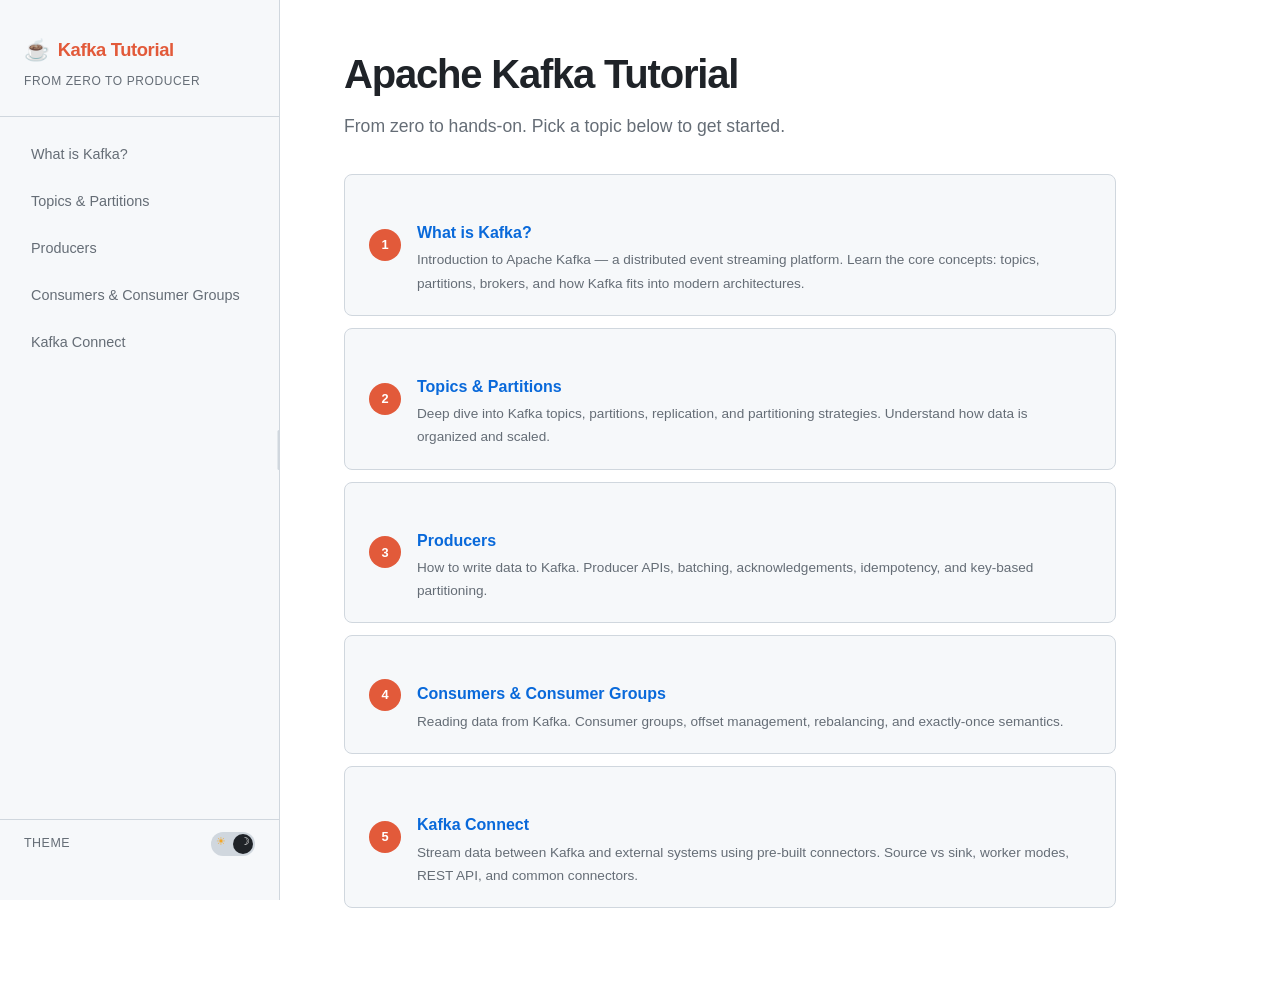
<file: index.html>
<!DOCTYPE html>
<html lang="en">
<head>
  <meta charset="UTF-8">
  <meta name="viewport" content="width=device-width, initial-scale=1.0">
  <title>Kafka Tutorial — From Zero to Producer</title>
  <link rel="stylesheet" href="assets/css/style.css">
  <link rel="icon" href="data:image/svg+xml,<svg xmlns='http://www.w3.org/2000/svg' viewBox='0 0 100 100'><text y='.9em' font-size='90'>☕</text></svg>">
</head>
<body>

  <!-- ── Sidebar ──────────────────────────────────────────── -->
  <aside class="sidebar">
    <div class="sidebar-inner">
      <div class="sidebar-header">
        <a href="index.html" style="text-decoration:none;"><h1>Kafka Tutorial</h1></a>
        <div class="subtitle">From Zero to Producer</div>
      </div>
      <nav id="sidebar-nav"></nav>
      <div class="theme-toggle-wrap">
        <span class="label">Theme</span>
        <button id="theme-toggle-btn" class="theme-toggle" onclick="window.toggleTheme()" aria-label="Toggle dark/light theme">
          <span class="icon icon-sun">☀</span>
          <span class="icon icon-moon">☽</span>
        </button>
      </div>
    </div>
    <div class="resize-handle" id="resize-handle"></div>
  </aside>

  <!-- ── Main Content ─────────────────────────────────────── -->
  <main class="main" id="main-content">
    <div class="landing">
      <h1>Apache Kafka Tutorial</h1>
      <p class="lead">Loading tutorials...</p>
    </div>
  </main>

  <script src="assets/js/main.js"></script>
</body>
</html>
</file>
<file: assets/css/style.css>
/* ── Reset & Base ──────────────────────────────────────────── */
*, *::before, *::after { box-sizing: border-box; margin: 0; padding: 0; }

:root {
  --bg:        #0f1117;
  --surface:   #1a1d27;
  --surface2:  #232740;
  --border:    #2d3154;
  --text:      #e1e3ed;
  --text-dim:  #8b8fa3;
  --accent:    #e25a3a;   /* Kafka orange */
  --accent2:   #2b9af3;   /* blue accent */
  --success:   #3fb950;
  --code-bg:   #161822;
  --radius:    8px;
  --sidebar-w: 280px;
}

/* ── Light Theme ──────────────────────────────────────────── */
[data-theme="light"] {
  --bg:        #ffffff;
  --surface:   #f6f8fa;
  --surface2:  #e8ecf0;
  --border:    #d0d7de;
  --text:      #1f2328;
  --text-dim:  #656d76;
  --accent:    #e25a3a;   /* Kafka orange */
  --accent2:   #0969da;   /* blue accent */
  --success:   #1a7f37;
  --code-bg:   #f1f3f5;
}

html { font-size: 16px; scroll-behavior: smooth; }
body {
  font-family: -apple-system, BlinkMacSystemFont, 'Segoe UI', Roboto, Oxygen, Ubuntu, sans-serif;
  background: var(--bg);
  color: var(--text);
  line-height: 1.7;
  display: flex;
  min-height: 100vh;
}

/* ── Sidebar ──────────────────────────────────────────────── */
.sidebar {
  width: var(--sidebar-w);
  background: var(--surface);
  border-right: 1px solid var(--border);
  padding: 2rem 0;
  position: fixed;
  top: 0; left: 0;
  height: 100vh;
  overflow-y: auto;
  z-index: 10;
}

.sidebar-header {
  padding: 0 1.5rem 1.5rem;
  border-bottom: 1px solid var(--border);
  margin-bottom: 1rem;
}

.sidebar-header h1 {
  font-size: 1.15rem;
  color: var(--accent);
  letter-spacing: -0.02em;
  display: flex;
  align-items: center;
  gap: 0.5rem;
}

.sidebar-header h1::before {
  content: "☕";
  font-size: 1.3rem;
}

.sidebar-header .subtitle {
  font-size: 0.75rem;
  color: var(--text-dim);
  margin-top: 0.25rem;
  text-transform: uppercase;
  letter-spacing: 0.05em;
}

/* ── Theme Toggle ─────────────────────────────────────────── */
.theme-toggle-wrap {
  display: flex;
  align-items: center;
  justify-content: space-between;
  padding: 0.75rem 1.5rem;
  border-top: 1px solid var(--border);
  margin-top: auto;
  position: absolute;
  bottom: 0;
  left: 0;
  right: 0;
  background: var(--surface);
  z-index: 5;
}

.theme-toggle-wrap .label {
  font-size: 0.78rem;
  color: var(--text-dim);
  text-transform: uppercase;
  letter-spacing: 0.04em;
}

.theme-toggle {
  position: relative;
  width: 44px;
  height: 24px;
  background: var(--border);
  border-radius: 12px;
  cursor: pointer;
  transition: background 0.3s;
  border: none;
  outline: none;
  flex-shrink: 0;
}

.theme-toggle::after {
  content: '';
  position: absolute;
  top: 2px;
  left: 2px;
  width: 20px;
  height: 20px;
  border-radius: 50%;
  background: var(--text);
  transition: transform 0.3s, background 0.3s;
}

.theme-toggle.light::after {
  transform: translateX(20px);
}

.theme-toggle .icon {
  position: absolute;
  top: 4px;
  font-size: 11px;
  line-height: 1;
  z-index: 1;
  pointer-events: none;
}

.theme-toggle .icon-sun {
  left: 5px;
  color: #fff;
}

.theme-toggle .icon-moon {
  right: 5px;
  color: #fff;
}

.theme-toggle.light .icon-sun { color: #f5a623; }
.theme-toggle:not(.light) .icon-moon { color: #9ec3ff; }

.sidebar-inner {
  display: flex;
  flex-direction: column;
  height: 100%;
  position: relative;
}

.sidebar nav {
  flex: 1;
  overflow-y: auto;
  padding-bottom: 3.5rem;
}

.sidebar nav { padding: 0 1rem; }

.tutorial-link {
  display: block;
  padding: 0.6rem 0.75rem;
  border-radius: var(--radius);
  color: var(--text-dim);
  text-decoration: none;
  font-size: 0.9rem;
  transition: all 0.15s;
  border-left: 3px solid transparent;
  margin-bottom: 0.2rem;
}

.tutorial-link:hover {
  background: var(--surface2);
  color: var(--text);
}

.tutorial-link.active {
  background: var(--surface2);
  color: var(--accent);
  border-left-color: var(--accent);
  font-weight: 600;
}

/* ── Main Content ─────────────────────────────────────────── */
.main {
  margin-left: var(--sidebar-w);
  flex: 1;
  min-width: 0;
  max-width: 900px;
  padding: 3rem 4rem 6rem;
}

.main h1 {
  font-size: 2rem;
  font-weight: 700;
  margin-bottom: 0.5rem;
  letter-spacing: -0.03em;
  line-height: 1.3;
}

.main h1 .badge {
  font-size: 0.7rem;
  background: var(--accent);
  color: #fff;
  padding: 0.15rem 0.6rem;
  border-radius: 4px;
  vertical-align: middle;
  margin-left: 0.5rem;
  font-weight: 600;
  letter-spacing: 0.03em;
}

.main h2 {
  font-size: 1.4rem;
  font-weight: 600;
  margin: 2rem 0 0.75rem;
  color: var(--accent2);
  letter-spacing: -0.02em;
}

.main h3 {
  font-size: 1.1rem;
  font-weight: 600;
  margin: 1.5rem 0 0.5rem;
}

.main p { margin-bottom: 1rem; }

.main ul, .main ol {
  margin: 0 0 1rem 1.5rem;
}

.main li { margin-bottom: 0.4rem; }

.main a {
  color: var(--accent2);
  text-decoration: none;
}

.main a:hover { text-decoration: underline; }

/* ── Code Blocks ──────────────────────────────────────────── */
pre {
  background: var(--code-bg);
  border: 1px solid var(--border);
  border-radius: var(--radius);
  padding: 1rem 1.25rem;
  overflow-x: auto;
  margin: 1.25rem 0;
  font-size: 0.85rem;
  line-height: 1.6;
  font-family: 'JetBrains Mono', 'Fira Code', 'Cascadia Code', Consolas, monospace;
}

code {
  font-family: 'JetBrains Mono', 'Fira Code', 'Cascadia Code', Consolas, monospace;
  background: var(--code-bg);
  padding: 0.15rem 0.4rem;
  border-radius: 4px;
  font-size: 0.85em;
}

pre code { background: none; padding: 0; border-radius: 0; }

/* ── Callout / Info Box ───────────────────────────────────── */
.callout {
  background: var(--surface2);
  border-left: 4px solid var(--accent2);
  padding: 1rem 1.25rem;
  border-radius: 0 var(--radius) var(--radius) 0;
  margin: 1.5rem 0;
  font-size: 0.92rem;
}

.callout.warn { border-left-color: #d29922; }
.callout.tip  { border-left-color: var(--success); }

.callout strong:first-child {
  display: block;
  margin-bottom: 0.25rem;
  text-transform: uppercase;
  font-size: 0.72rem;
  letter-spacing: 0.05em;
  color: var(--accent2);
}

.callout.warn strong:first-child { color: #d29922; }
.callout.tip strong:first-child  { color: var(--success); }

/* ── Landing Page ─────────────────────────────────────────── */
.landing h1 {
  font-size: 2.5rem;
  margin-bottom: 0.75rem;
}

.landing .lead {
  font-size: 1.1rem;
  color: var(--text-dim);
  max-width: 600px;
  margin-bottom: 2rem;
}

.tutorial-grid {
  display: flex;
  flex-direction: column;
  gap: 0.75rem;
}

.tutorial-card {
  background: var(--surface);
  border: 1px solid var(--border);
  border-radius: var(--radius);
  padding: 1.25rem 1.5rem;
  text-decoration: none;
  color: var(--text);
  transition: all 0.15s;
  display: flex;
  align-items: center;
  gap: 1rem;
}

.tutorial-card:hover {
  border-color: var(--accent);
  background: var(--surface2);
  transform: translateX(4px);
}

.tutorial-card .num {
  width: 2rem;
  height: 2rem;
  background: var(--accent);
  color: #fff;
  border-radius: 50%;
  display: flex;
  align-items: center;
  justify-content: center;
  font-size: 0.8rem;
  font-weight: 700;
  flex-shrink: 0;
}

.tutorial-card .info h3 {
  font-size: 1rem;
  font-weight: 600;
  margin-bottom: 0.15rem;
}

.tutorial-card .info p {
  font-size: 0.85rem;
  color: var(--text-dim);
  margin: 0;
}

/* ── Navigation buttons ───────────────────────────────────── */
.nav-buttons {
  display: flex;
  justify-content: space-between;
  margin-top: 3rem;
  padding-top: 1.5rem;
  border-top: 1px solid var(--border);
}

.nav-buttons a {
  padding: 0.6rem 1.25rem;
  border-radius: var(--radius);
  background: var(--surface);
  border: 1px solid var(--border);
  color: var(--text);
  text-decoration: none;
  font-size: 0.9rem;
  transition: all 0.15s;
}

.nav-buttons a:hover {
  background: var(--surface2);
  border-color: var(--accent);
}

.nav-buttons .next { margin-left: auto; }

/* ── Resize Handle ──────────────────────────────────────────── */
.resize-handle {
  position: absolute;
  top: 0;
  right: -5px;
  width: 10px;
  height: 100%;
  cursor: col-resize;
  z-index: 20;
  transition: background 0.15s;
}

.resize-handle:hover,
.resize-handle:active {
  background: var(--accent);
  opacity: 0.3;
}

/* Visible grabber indicator */
.resize-handle::after {
  content: '';
  position: absolute;
  top: 50%;
  left: 50%;
  transform: translate(-50%, -50%);
  width: 3px;
  height: 40px;
  background: var(--border);
  border-radius: 2px;
  transition: background 0.15s, height 0.15s;
  pointer-events: none;
}

.resize-handle:hover::after,
.resize-handle:active::after {
  background: var(--accent);
  height: 50px;
}

/* Resizing state — disable text selection */
body.resizing {
  user-select: none;
  -webkit-user-select: none;
  cursor: col-resize;
}

body.resizing .resize-handle {
  background: var(--accent);
  opacity: 0.15;
}

/* ── Scrollbar ────────────────────────────────────────────── */
.sidebar::-webkit-scrollbar { width: 6px; }
.sidebar::-webkit-scrollbar-track { background: transparent; }
.sidebar::-webkit-scrollbar-thumb { background: var(--border); border-radius: 3px; }

/* ── Responsive ───────────────────────────────────────────── */
@media (max-width: 768px) {
  .sidebar {
    width: 100%;
    height: auto;
    position: relative;
    border-right: none;
    border-bottom: 1px solid var(--border);
    padding: 1rem 0;
  }

  .sidebar-header { padding-bottom: 1rem; }

  .sidebar nav { display: flex; gap: 0.25rem; overflow-x: auto; padding-bottom: 0.5rem; }
  .tutorial-link {
    white-space: nowrap;
    border-left: none;
    border-bottom: 2px solid transparent;
    padding: 0.4rem 0.75rem;
  }
  .tutorial-link.active { border-left: none; border-bottom-color: var(--accent); }

  .main {
    margin-left: 0;
    padding: 2rem 1.5rem 4rem;
  }

  .landing h1 { font-size: 1.8rem; }
}

/* ── Mobile: theme toggle inline + hide resize handle ──── */
@media (max-width: 768px) {
  .sidebar { height: auto; min-height: auto; }
  .sidebar-inner { height: auto; position: static; display: block; }
  .sidebar nav { padding-bottom: 0.5rem; }
  .theme-toggle-wrap {
    position: static;
    border-top: none;
    border-bottom: 1px solid var(--border);
    padding: 0.6rem 1.5rem;
    margin-bottom: 0.5rem;
  }
  .resize-handle { display: none; }
}
</file>
